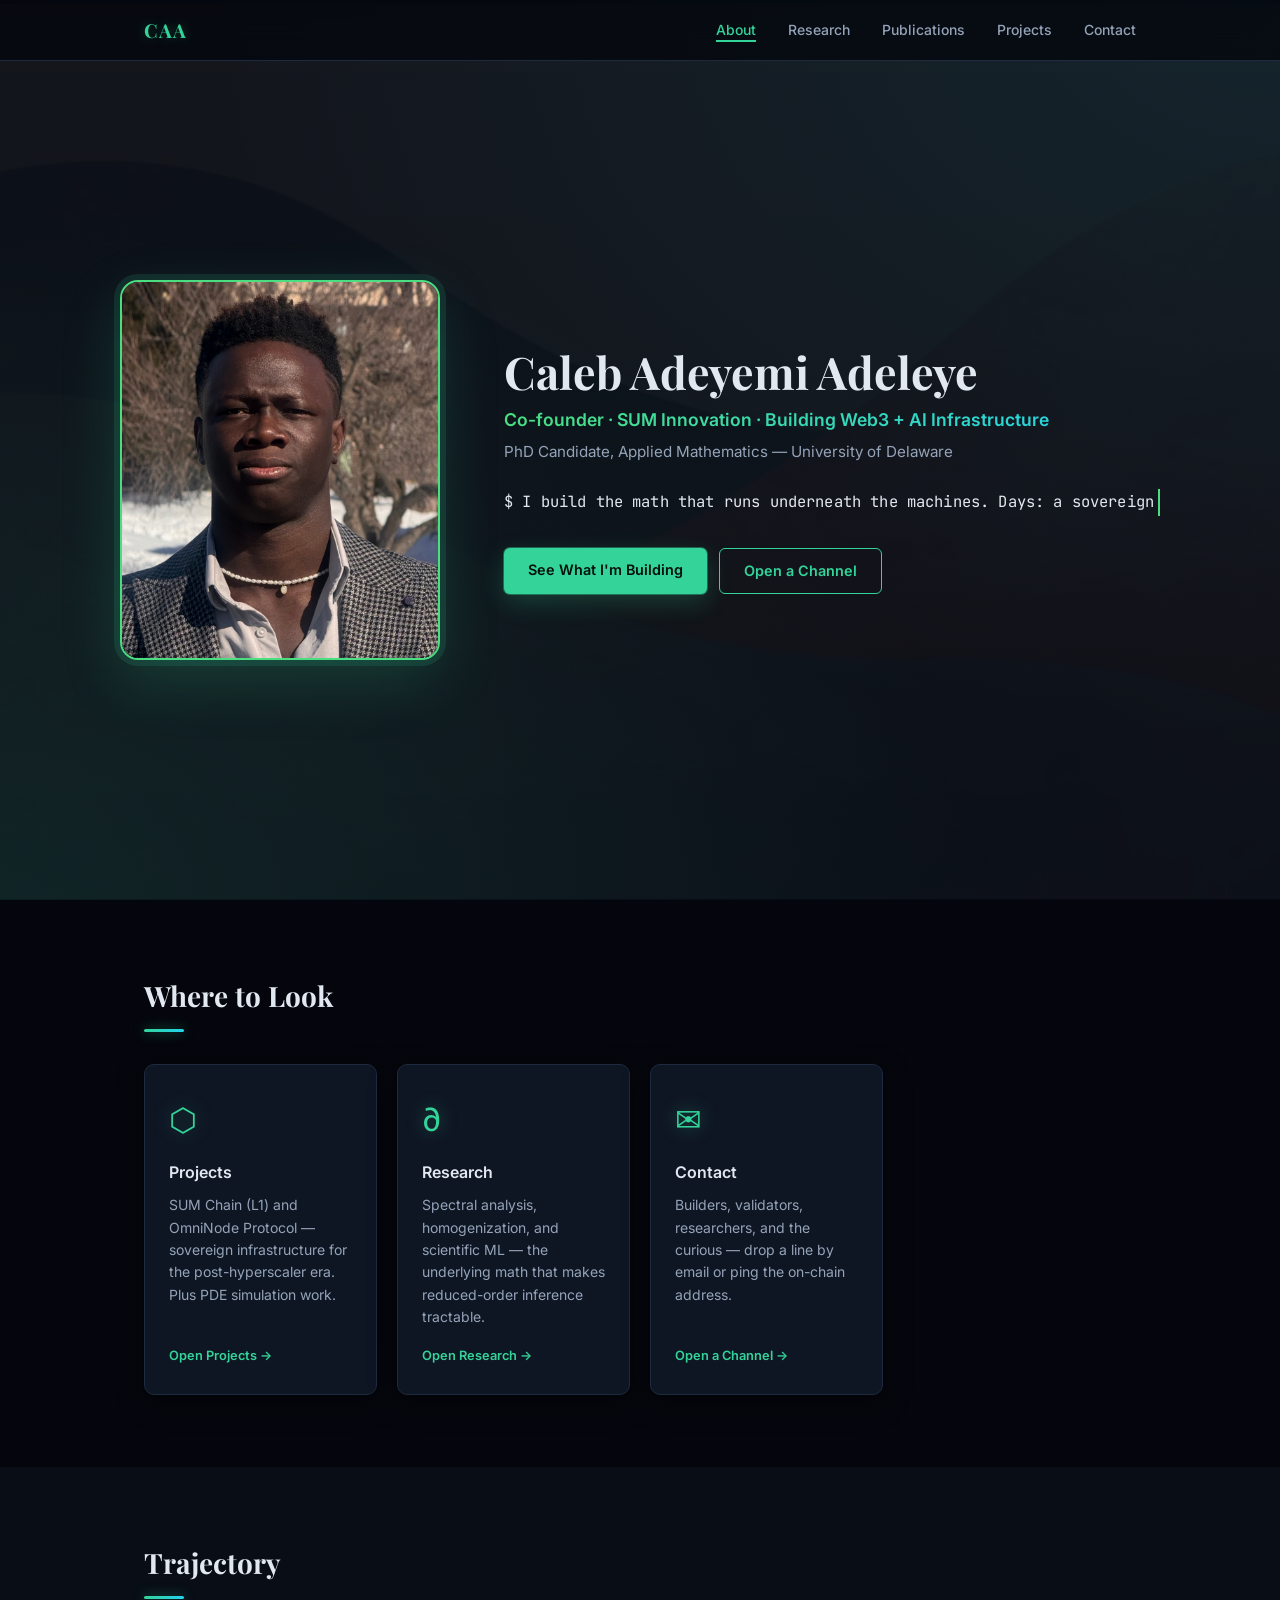
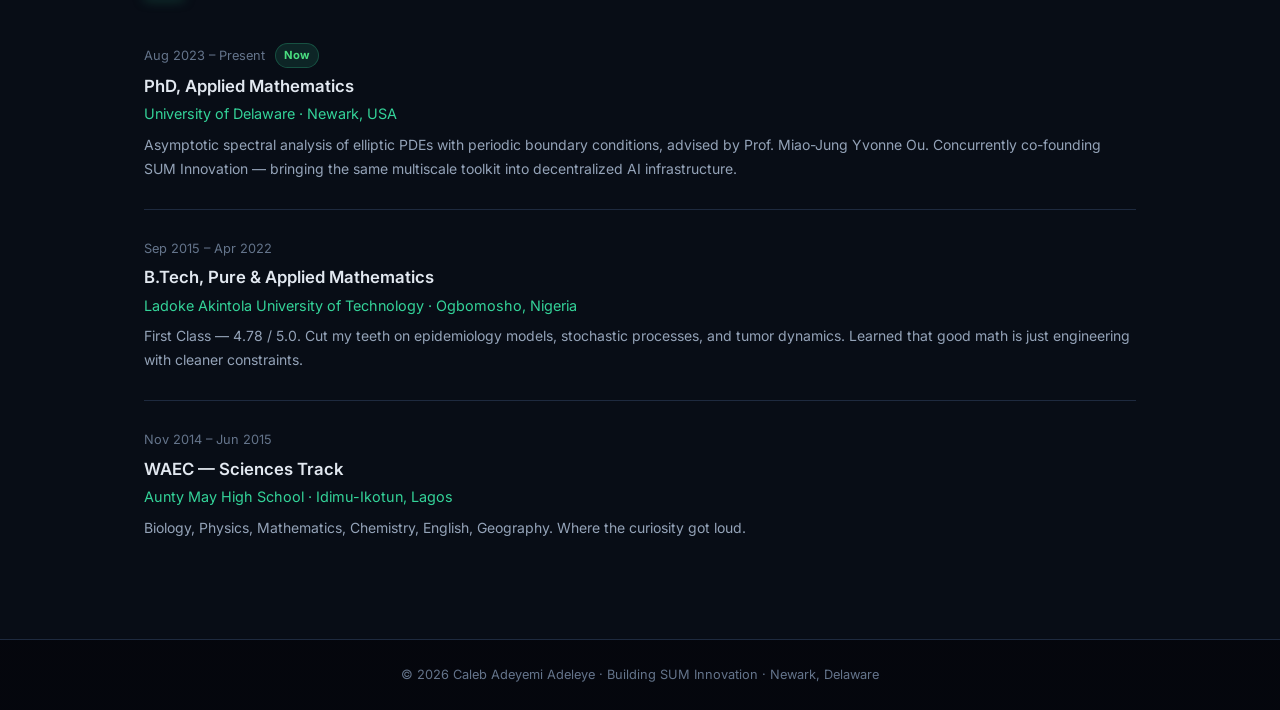
<file: index.html>
<!DOCTYPE html>
<html lang="en">
<head>
  <meta charset="UTF-8" />
  <meta name="viewport" content="width=device-width, initial-scale=1.0" />
  <title>Caleb Adeyemi Adeleye — Co-founder, SUM Innovation</title>
  <link rel="stylesheet" href="assets/css/style.css?v=20260424" />
  <link rel="preconnect" href="https://fonts.googleapis.com" />
  <link rel="preconnect" href="https://fonts.gstatic.com" crossorigin />
  <link href="https://fonts.googleapis.com/css2?family=Inter:wght@300;400;500;600;700&family=JetBrains+Mono:wght@400;600&family=Playfair+Display:wght@700&display=swap" rel="stylesheet" />
</head>
<body data-page="about">

  <!-- Navigation -->
  <nav class="navbar" id="navbar">
    <div class="nav-container">
      <a href="index.html" class="nav-logo">CAA</a>
      <ul class="nav-links">
        <li><a href="index.html">About</a></li>
        <li><a href="research.html">Research</a></li>
        <li><a href="publications.html">Publications</a></li>
        <li><a href="projects.html">Projects</a></li>
        <li><a href="contact.html">Contact</a></li>
      </ul>
      <button class="nav-toggle" id="navToggle" aria-label="Toggle menu">
        <span></span><span></span><span></span>
      </button>
    </div>
  </nav>

  <!-- Hero -->
  <header class="hero">
    <div class="hero-content">
      <div class="hero-photo">
        <img src="profile_pics.jpeg" alt="Caleb Adeyemi Adeleye" />
      </div>
      <div class="hero-text">
        <h1 class="hero-name">Caleb Adeyemi Adeleye</h1>
        <p class="hero-title">Co-founder · SUM Innovation · Building Web3 + AI Infrastructure</p>
        <p class="hero-affiliation">PhD Candidate, Applied Mathematics — University of Delaware</p>
        <p class="hero-statement">$ I build the math that runs underneath the machines. Days: a sovereign L1 chain and a peer-to-peer LLM inference network so AI stops being a rental from three hyperscalers. Nights: spectral theory, homogenization, multiscale PDEs — the same toolkit that lets you compress a 70B model onto a mesh of consumer GPUs without losing the physics. Trust math, not us.</p>
        <div class="hero-links">
          <a href="projects.html" class="btn btn-primary">See What I'm Building</a>
          <a href="contact.html" class="btn btn-outline">Open a Channel</a>
        </div>
      </div>
    </div>
  </header>

  <!-- Quick nav cards -->
  <section class="page-section">
    <div class="container">
      <h2 class="section-title">Where to Look</h2>
      <div class="nav-cards">
        <a href="projects.html" class="nav-card">
          <div class="nav-card-icon">⬡</div>
          <h3>Projects</h3>
          <p>SUM Chain (L1) and OmniNode Protocol — sovereign infrastructure for the post-hyperscaler era. Plus PDE simulation work.</p>
          <span class="nav-card-link">Open Projects →</span>
        </a>
        <a href="research.html" class="nav-card">
          <div class="nav-card-icon">∂</div>
          <h3>Research</h3>
          <p>Spectral analysis, homogenization, and scientific ML — the underlying math that makes reduced-order inference tractable.</p>
          <span class="nav-card-link">Open Research →</span>
        </a>
        <a href="contact.html" class="nav-card">
          <div class="nav-card-icon">✉</div>
          <h3>Contact</h3>
          <p>Builders, validators, researchers, and the curious — drop a line by email or ping the on-chain address.</p>
          <span class="nav-card-link">Open a Channel →</span>
        </a>
      </div>
    </div>
  </section>

  <!-- Education snapshot -->
  <section class="page-section section-alt">
    <div class="container">
      <h2 class="section-title">Trajectory</h2>
      <div class="edu-list">
        <div class="edu-item">
          <div class="edu-meta">
            <span class="edu-date">Aug 2023 – Present</span>
            <span class="edu-tag">Now</span>
          </div>
          <h3>PhD, Applied Mathematics</h3>
          <p class="edu-org">University of Delaware · Newark, USA</p>
          <p class="edu-detail">Asymptotic spectral analysis of elliptic PDEs with periodic boundary conditions, advised by Prof. Miao-Jung Yvonne Ou. Concurrently co-founding SUM Innovation — bringing the same multiscale toolkit into decentralized AI infrastructure.</p>
        </div>
        <div class="edu-item">
          <div class="edu-meta">
            <span class="edu-date">Sep 2015 – Apr 2022</span>
          </div>
          <h3>B.Tech, Pure &amp; Applied Mathematics</h3>
          <p class="edu-org">Ladoke Akintola University of Technology · Ogbomosho, Nigeria</p>
          <p class="edu-detail">First Class — 4.78 / 5.0. Cut my teeth on epidemiology models, stochastic processes, and tumor dynamics. Learned that good math is just engineering with cleaner constraints.</p>
        </div>
        <div class="edu-item">
          <div class="edu-meta">
            <span class="edu-date">Nov 2014 – Jun 2015</span>
          </div>
          <h3>WAEC — Sciences Track</h3>
          <p class="edu-org">Aunty May High School · Idimu-Ikotun, Lagos</p>
          <p class="edu-detail">Biology, Physics, Mathematics, Chemistry, English, Geography. Where the curiosity got loud.</p>
        </div>
      </div>
    </div>
  </section>

  <footer class="footer">
    <p>&copy; 2026 Caleb Adeyemi Adeleye · Building SUM Innovation · Newark, Delaware</p>
  </footer>

  <script src="assets/js/main.js?v=20260424"></script>
</body>
</html>
</file>
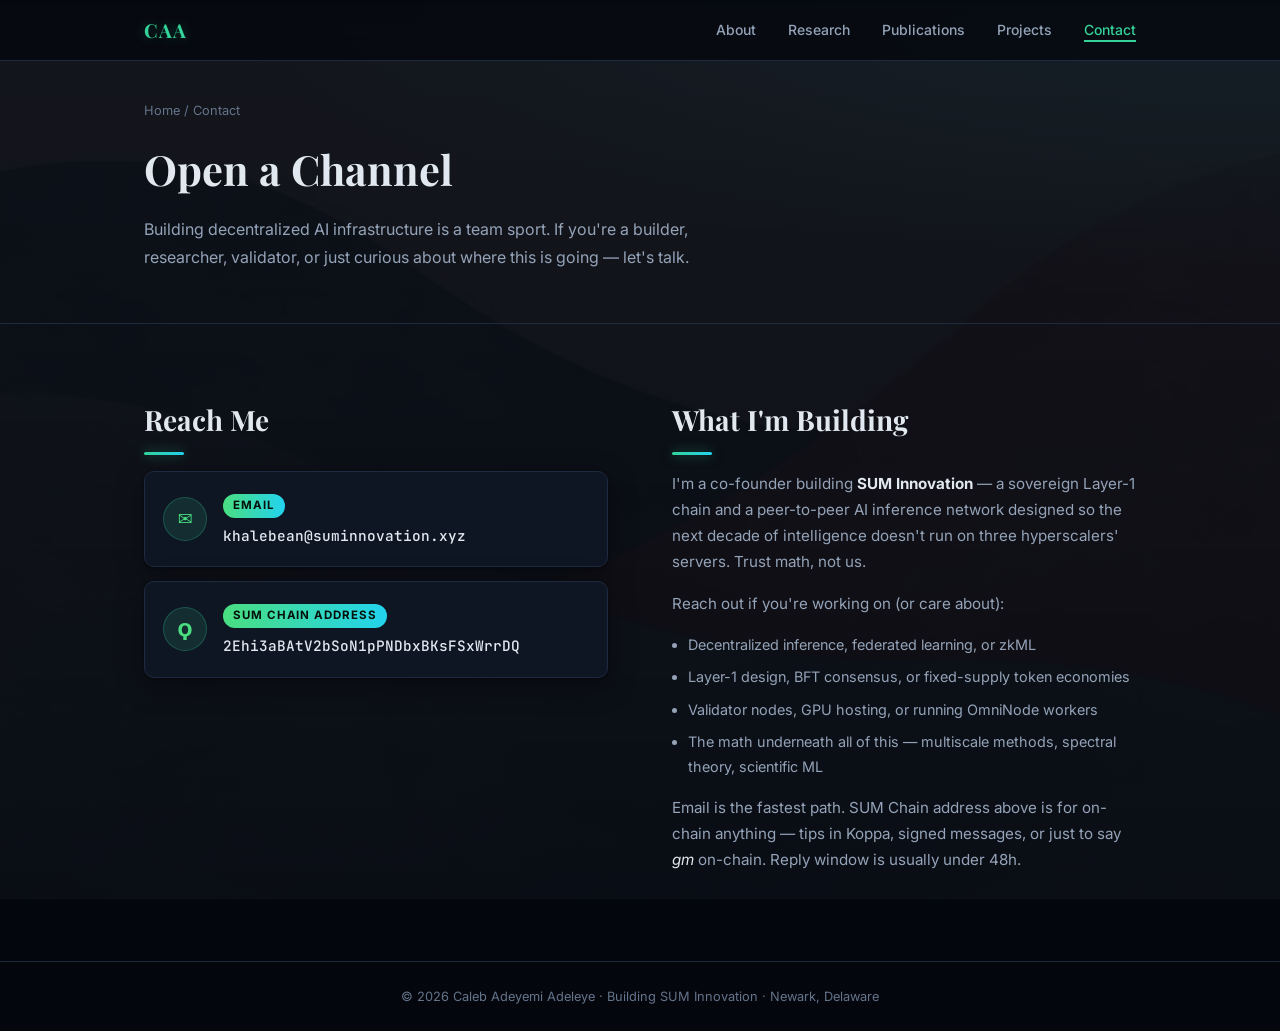
<file: contact.html>
<!DOCTYPE html>
<html lang="en">
<head>
  <meta charset="UTF-8" />
  <meta name="viewport" content="width=device-width, initial-scale=1.0" />
  <title>Contact — Caleb Adeyemi Adeleye</title>
  <link rel="stylesheet" href="assets/css/style.css?v=20260424" />
  <link rel="preconnect" href="https://fonts.googleapis.com" />
  <link rel="preconnect" href="https://fonts.gstatic.com" crossorigin />
  <link href="https://fonts.googleapis.com/css2?family=Inter:wght@300;400;500;600;700&family=JetBrains+Mono:wght@400;600&family=Playfair+Display:wght@700&display=swap" rel="stylesheet" />
</head>
<body data-page="contact">

  <nav class="navbar" id="navbar">
    <div class="nav-container">
      <a href="index.html" class="nav-logo">CAA</a>
      <ul class="nav-links">
        <li><a href="index.html">About</a></li>
        <li><a href="research.html">Research</a></li>
        <li><a href="publications.html">Publications</a></li>
        <li><a href="projects.html">Projects</a></li>
        <li><a href="contact.html">Contact</a></li>
      </ul>
      <button class="nav-toggle" id="navToggle" aria-label="Toggle menu">
        <span></span><span></span><span></span>
      </button>
    </div>
  </nav>

  <div class="page-hero">
    <div class="container">
      <p class="page-breadcrumb"><a href="index.html">Home</a> / Contact</p>
      <h1 class="page-hero-title">Open a Channel</h1>
      <p class="page-hero-sub">
        Building decentralized AI infrastructure is a team sport. If you're a builder, researcher, validator, or just curious about where this is going — let's talk.
      </p>
    </div>
  </div>

  <section class="page-section">
    <div class="container contact-page-layout">

      <div class="contact-details">
        <h2 class="section-title">Reach Me</h2>

        <a href="mailto:khalebean@suminnovation.xyz" class="contact-detail-item">
          <div class="cd-icon">✉</div>
          <div class="cd-body">
            <span class="cd-label">Email</span>
            <span class="cd-value">khalebean@suminnovation.xyz</span>
          </div>
        </a>

        <div class="contact-detail-item" id="sumAddress" role="button" tabindex="0" title="Click to copy">
          <div class="cd-icon">Ϙ</div>
          <div class="cd-body">
            <span class="cd-label">SUM Chain Address</span>
            <span class="cd-value">2Ehi3aBAtV2bSoN1pPNDbxBKsFSxWrrDQ</span>
          </div>
        </div>

      </div>

      <!-- Note -->
      <div class="contact-note">
        <h2 class="section-title">What I'm Building</h2>
        <p>
          I'm a co-founder building <strong>SUM Innovation</strong> — a sovereign Layer-1 chain and a peer-to-peer AI inference network designed so the next decade of intelligence doesn't run on three hyperscalers' servers. Trust math, not us.
        </p>
        <p>Reach out if you're working on (or care about):</p>
        <ul class="contact-topics">
          <li>Decentralized inference, federated learning, or zkML</li>
          <li>Layer-1 design, BFT consensus, or fixed-supply token economies</li>
          <li>Validator nodes, GPU hosting, or running OmniNode workers</li>
          <li>The math underneath all of this — multiscale methods, spectral theory, scientific ML</li>
        </ul>
        <p>
          Email is the fastest path. SUM Chain address above is for on-chain anything — tips in Koppa, signed messages, or just to say <em>gm</em> on-chain. Reply window is usually under 48h.
        </p>
      </div>

    </div>
  </section>

  <footer class="footer">
    <p>&copy; 2026 Caleb Adeyemi Adeleye · Building SUM Innovation · Newark, Delaware</p>
  </footer>

  <script src="assets/js/main.js?v=20260424"></script>
</body>
</html>
</file>
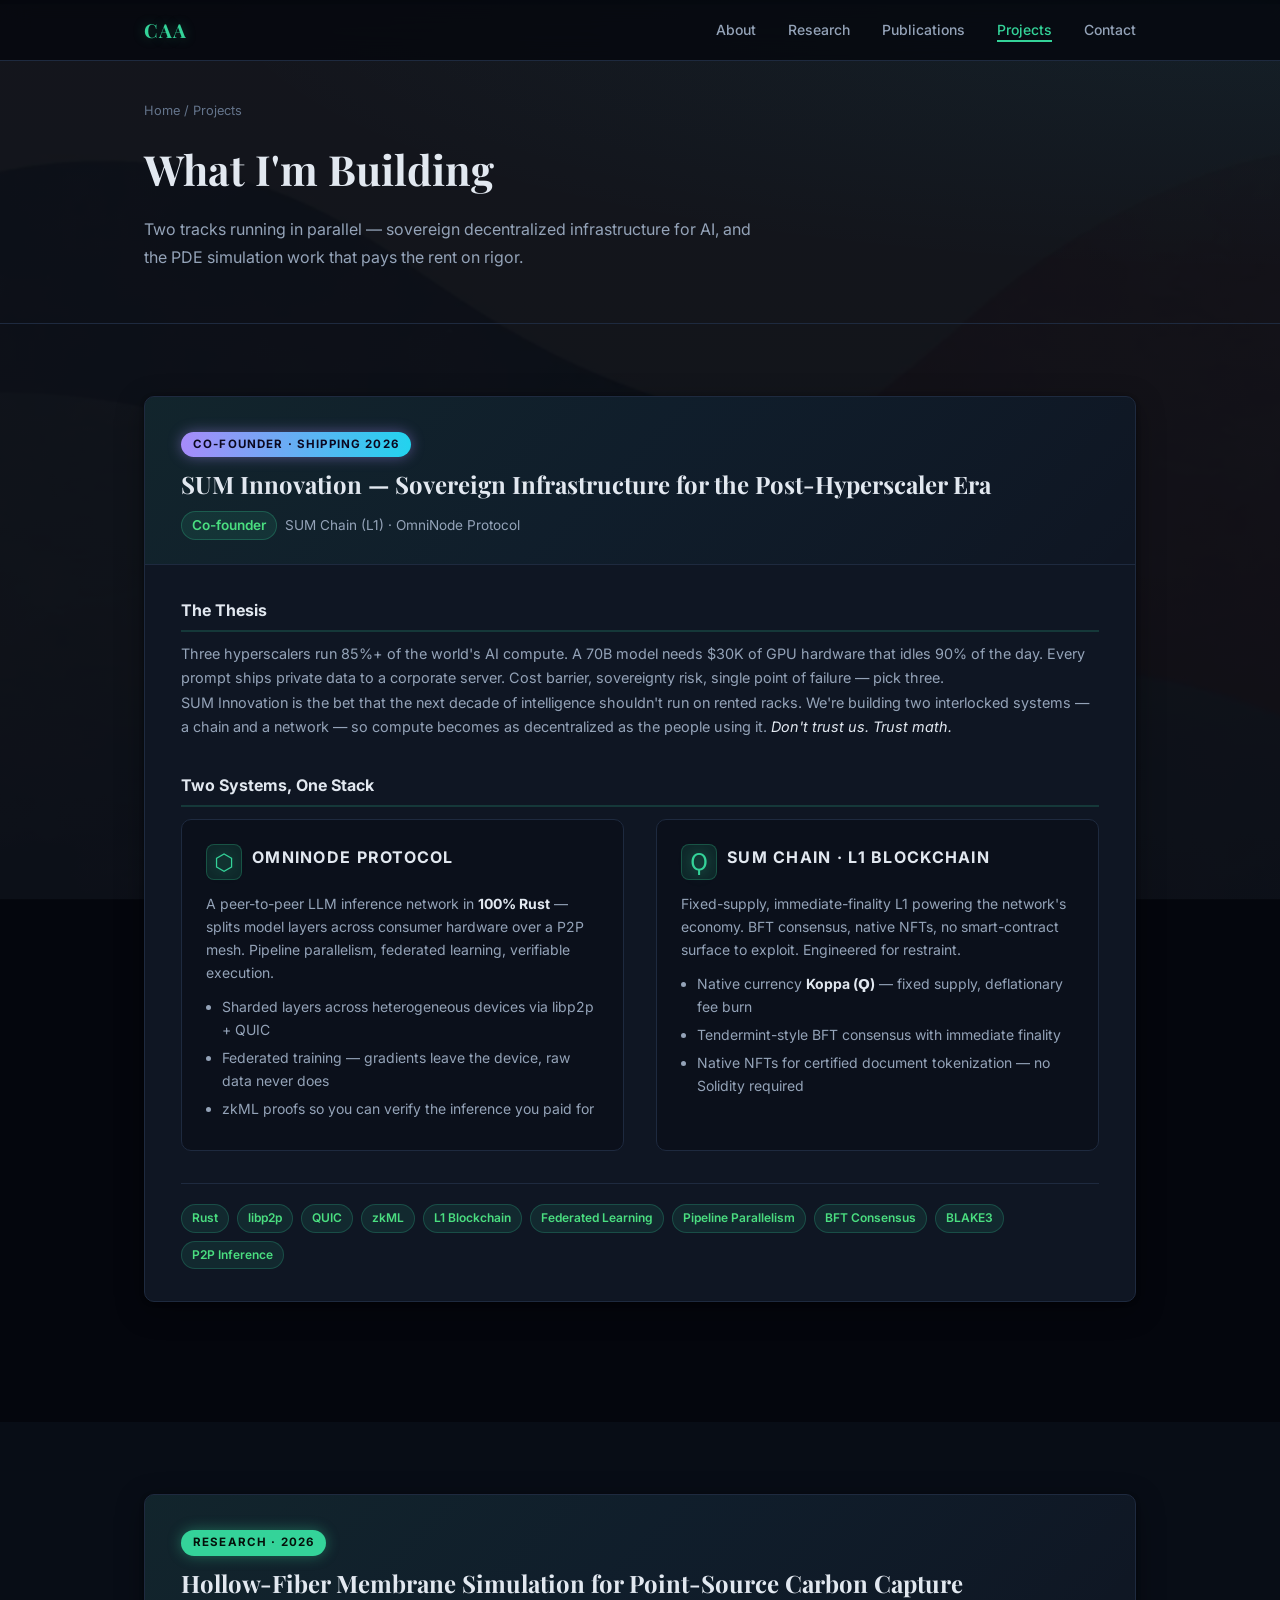
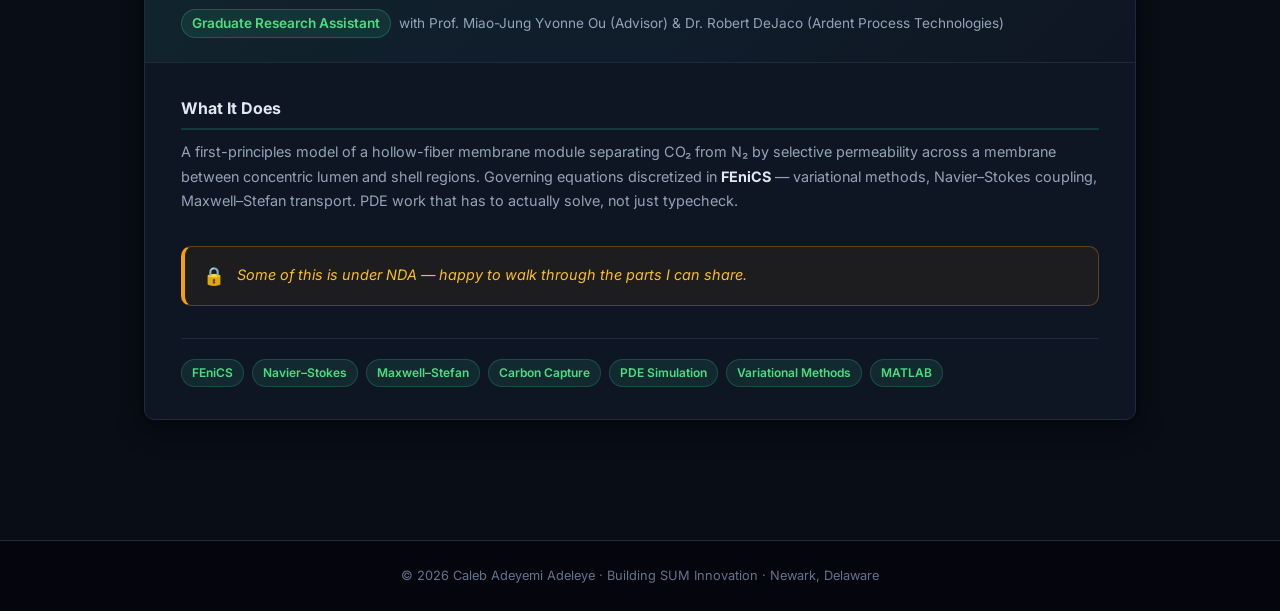
<file: projects.html>
<!DOCTYPE html>
<html lang="en">
<head>
  <meta charset="UTF-8" />
  <meta name="viewport" content="width=device-width, initial-scale=1.0" />
  <title>Projects — Caleb Adeyemi Adeleye</title>
  <link rel="stylesheet" href="assets/css/style.css?v=20260424" />
  <link rel="preconnect" href="https://fonts.googleapis.com" />
  <link rel="preconnect" href="https://fonts.gstatic.com" crossorigin />
  <link href="https://fonts.googleapis.com/css2?family=Inter:wght@300;400;500;600;700&family=JetBrains+Mono:wght@400;600&family=Playfair+Display:wght@700&display=swap" rel="stylesheet" />
</head>
<body data-page="projects">

  <nav class="navbar" id="navbar">
    <div class="nav-container">
      <a href="index.html" class="nav-logo">CAA</a>
      <ul class="nav-links">
        <li><a href="index.html">About</a></li>
        <li><a href="research.html">Research</a></li>
        <li><a href="publications.html">Publications</a></li>
        <li><a href="projects.html">Projects</a></li>
        <li><a href="contact.html">Contact</a></li>
      </ul>
      <button class="nav-toggle" id="navToggle" aria-label="Toggle menu">
        <span></span><span></span><span></span>
      </button>
    </div>
  </nav>

  <div class="page-hero">
    <div class="container">
      <p class="page-breadcrumb"><a href="index.html">Home</a> / Projects</p>
      <h1 class="page-hero-title">What I'm Building</h1>
      <p class="page-hero-sub">
        Two tracks running in parallel — sovereign decentralized infrastructure for AI, and the PDE simulation work that pays the rent on rigor.
      </p>
    </div>
  </div>

  <!-- Project 2: SUM Innovation (now first) -->
  <section class="page-section">
    <div class="container">

      <div class="project-card">
        <div class="project-header">
          <div class="project-badge project-badge-purple">Co-founder · Shipping 2026</div>
          <h2 class="project-title">SUM Innovation — Sovereign Infrastructure for the Post-Hyperscaler Era</h2>
          <div class="project-meta-row">
            <span class="project-role">Co-founder</span>
            <span class="project-collab">SUM Chain (L1) · OmniNode Protocol</span>
          </div>
        </div>

        <div class="project-body">

          <div class="project-section">
            <h3>The Thesis</h3>
            <p>
              Three hyperscalers run 85%+ of the world's AI compute. A 70B model needs $30K of GPU
              hardware that idles 90% of the day. Every prompt ships private data to a corporate
              server. Cost barrier, sovereignty risk, single point of failure — pick three.
            </p>
            <p>
              SUM Innovation is the bet that the next decade of intelligence shouldn't run on
              rented racks. We're building two interlocked systems — a chain and a network — so
              compute becomes as decentralized as the people using it. <em>Don't trust us. Trust math.</em>
            </p>
          </div>

          <div class="project-section">
            <h3>Two Systems, One Stack</h3>
            <div class="project-cols">

              <div class="sum-pillar">
                <div class="sum-pillar-head">
                  <span class="sum-icon">⬡</span>
                  <h4>OmniNode Protocol</h4>
                </div>
                <p>A peer-to-peer LLM inference network in <strong>100% Rust</strong> — splits model
                  layers across consumer hardware over a P2P mesh. Pipeline parallelism, federated
                  learning, verifiable execution.</p>
                <ul class="project-list">
                  <li>Sharded layers across heterogeneous devices via libp2p + QUIC</li>
                  <li>Federated training — gradients leave the device, raw data never does</li>
                  <li>zkML proofs so you can verify the inference you paid for</li>
                </ul>
              </div>

              <div class="sum-pillar">
                <div class="sum-pillar-head">
                  <span class="sum-icon">Ϙ</span>
                  <h4>SUM Chain · L1 Blockchain</h4>
                </div>
                <p>Fixed-supply, immediate-finality L1 powering the network's economy. BFT consensus,
                  native NFTs, no smart-contract surface to exploit. Engineered for restraint.</p>
                <ul class="project-list">
                  <li>Native currency <strong>Koppa (Ϙ)</strong> — fixed supply, deflationary fee burn</li>
                  <li>Tendermint-style BFT consensus with immediate finality</li>
                  <li>Native NFTs for certified document tokenization — no Solidity required</li>
                </ul>
              </div>

            </div>
          </div>

          <div class="project-tags">
            <span>Rust</span><span>libp2p</span><span>QUIC</span><span>zkML</span>
            <span>L1 Blockchain</span><span>Federated Learning</span><span>Pipeline Parallelism</span>
            <span>BFT Consensus</span><span>BLAKE3</span><span>P2P Inference</span>
          </div>
        </div>
      </div>

    </div>
  </section>

  <!-- Project 1: Hollow Fiber Membrane -->
  <section class="page-section section-alt">
    <div class="container">

      <div class="project-card">
        <div class="project-header">
          <div class="project-badge">Research · 2026</div>
          <h2 class="project-title">Hollow-Fiber Membrane Simulation for Point-Source Carbon Capture</h2>
          <div class="project-meta-row">
            <span class="project-role">Graduate Research Assistant</span>
            <span class="project-collab">with Prof. Miao-Jung Yvonne Ou (Advisor) &amp; Dr. Robert DeJaco (Ardent Process Technologies)</span>
          </div>
        </div>

        <div class="project-body">
          <div class="project-section">
            <h3>What It Does</h3>
            <p>
              A first-principles model of a hollow-fiber membrane module separating CO₂ from N₂
              by selective permeability across a membrane between concentric lumen and shell
              regions. Governing equations discretized in <strong>FEniCS</strong> — variational
              methods, Navier–Stokes coupling, Maxwell–Stefan transport. PDE work that has to
              actually solve, not just typecheck.
            </p>
          </div>

          <div class="project-confidential">
            <span class="confidential-icon">🔒</span>
            <p>Some of this is under NDA — happy to walk through the parts I can share.</p>
          </div>


          <div class="project-tags">
            <span>FEniCS</span><span>Navier–Stokes</span><span>Maxwell–Stefan</span>
            <span>Carbon Capture</span><span>PDE Simulation</span><span>Variational Methods</span>
            <span>MATLAB</span>
          </div>
        </div>
      </div>

    </div>
  </section>

  <footer class="footer">
    <p>&copy; 2026 Caleb Adeyemi Adeleye · Building SUM Innovation · Newark, Delaware</p>
  </footer>

  <script src="assets/js/main.js?v=20260424"></script>
</body>
</html>
</file>
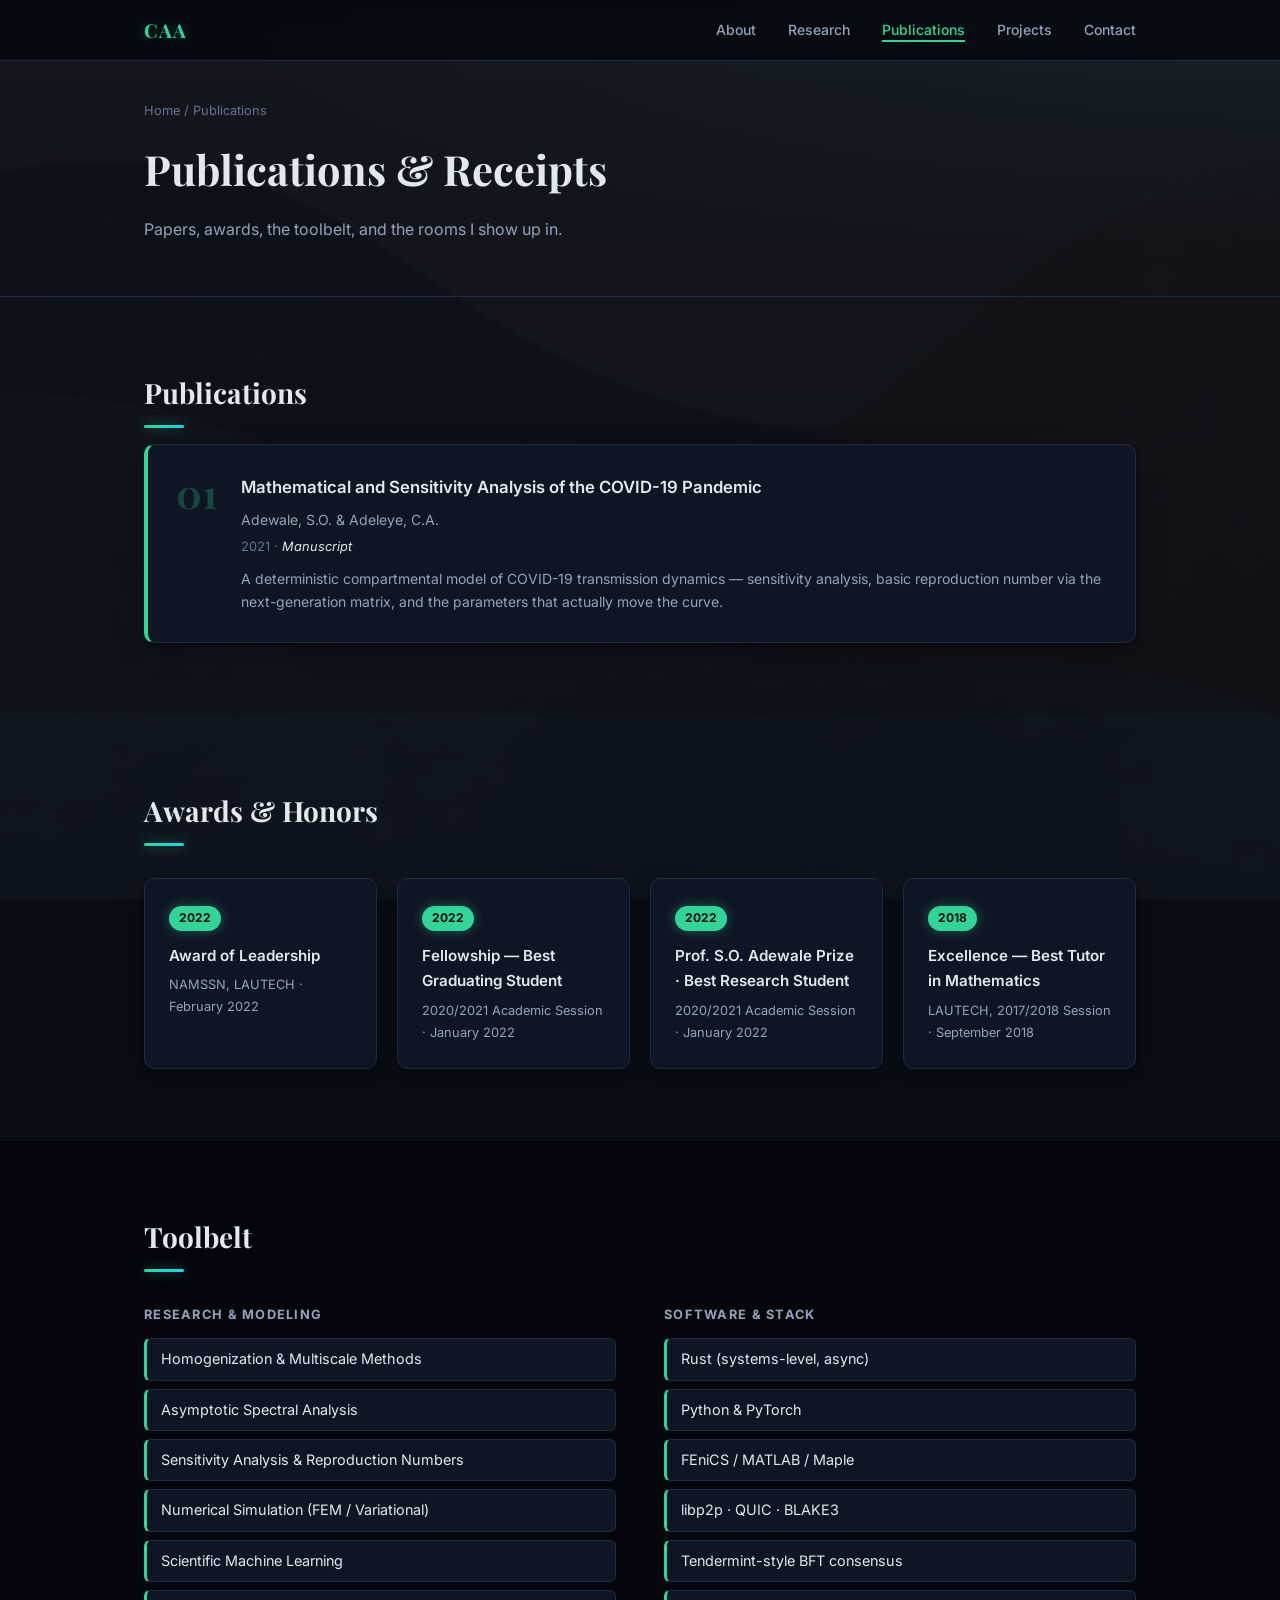
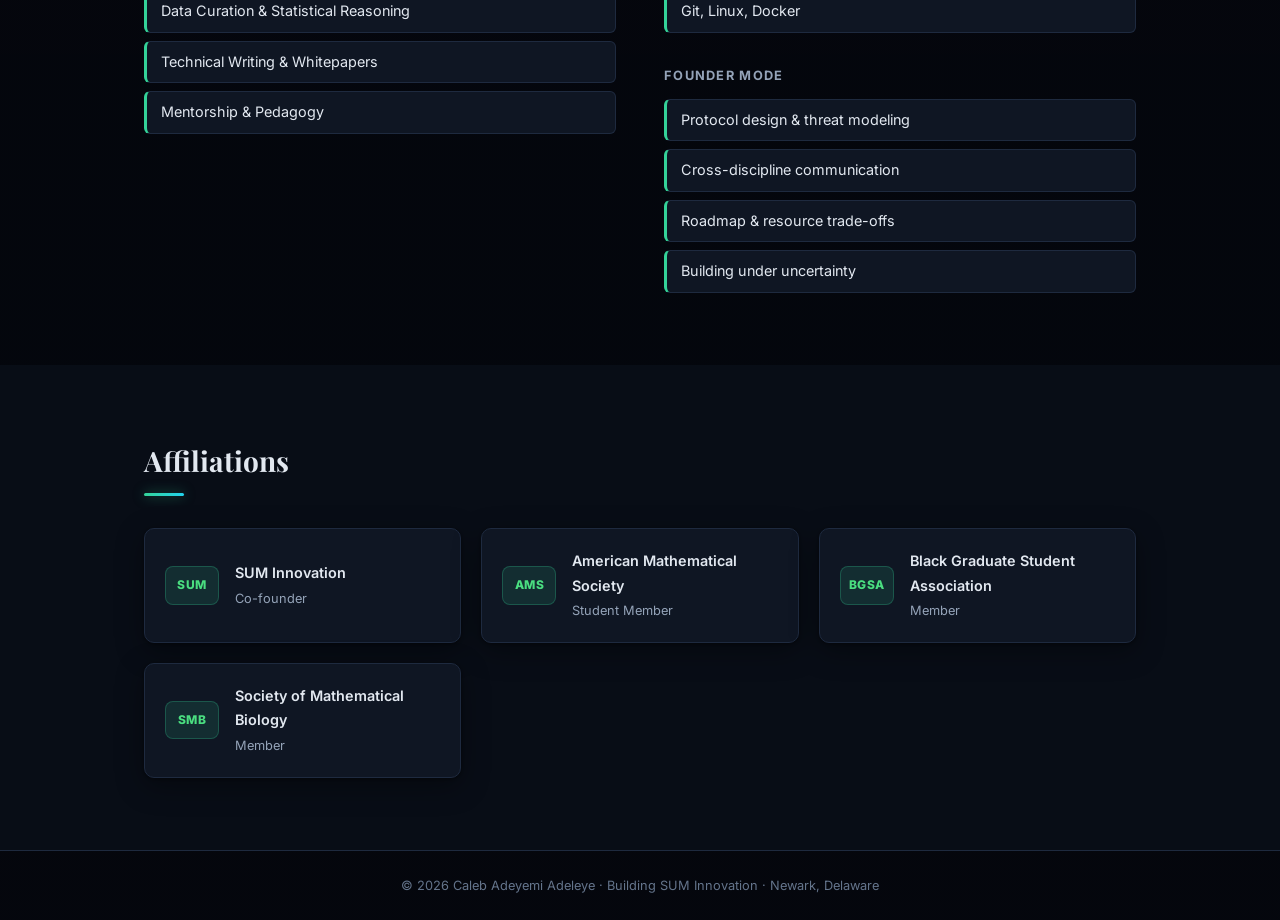
<file: publications.html>
<!DOCTYPE html>
<html lang="en">
<head>
  <meta charset="UTF-8" />
  <meta name="viewport" content="width=device-width, initial-scale=1.0" />
  <title>Publications — Caleb Adeyemi Adeleye</title>
  <link rel="stylesheet" href="assets/css/style.css?v=20260424" />
  <link rel="preconnect" href="https://fonts.googleapis.com" />
  <link rel="preconnect" href="https://fonts.gstatic.com" crossorigin />
  <link href="https://fonts.googleapis.com/css2?family=Inter:wght@300;400;500;600;700&family=JetBrains+Mono:wght@400;600&family=Playfair+Display:wght@700&display=swap" rel="stylesheet" />
</head>
<body data-page="publications">

  <nav class="navbar" id="navbar">
    <div class="nav-container">
      <a href="index.html" class="nav-logo">CAA</a>
      <ul class="nav-links">
        <li><a href="index.html">About</a></li>
        <li><a href="research.html">Research</a></li>
        <li><a href="publications.html">Publications</a></li>
        <li><a href="projects.html">Projects</a></li>
        <li><a href="contact.html">Contact</a></li>
      </ul>
      <button class="nav-toggle" id="navToggle" aria-label="Toggle menu">
        <span></span><span></span><span></span>
      </button>
    </div>
  </nav>

  <div class="page-hero">
    <div class="container">
      <p class="page-breadcrumb"><a href="index.html">Home</a> / Publications</p>
      <h1 class="page-hero-title">Publications &amp; Receipts</h1>
      <p class="page-hero-sub">
        Papers, awards, the toolbelt, and the rooms I show up in.
      </p>
    </div>
  </div>

  <!-- Publications -->
  <section class="page-section">
    <div class="container">
      <h2 class="section-title">Publications</h2>
      <div class="pub-list">
        <div class="pub-item pub-item-full">
          <div class="pub-number">01</div>
          <div class="pub-body">
            <h3 class="pub-title">Mathematical and Sensitivity Analysis of the COVID-19 Pandemic</h3>
            <p class="pub-authors">Adewale, S.O. &amp; Adeleye, C.A.</p>
            <p class="pub-year">2021 · <em>Manuscript</em></p>
            <p class="pub-abstract">
              A deterministic compartmental model of COVID-19 transmission dynamics — sensitivity
              analysis, basic reproduction number via the next-generation matrix, and the
              parameters that actually move the curve.
            </p>
          </div>
        </div>
      </div>
    </div>
  </section>

  <!-- Awards -->
  <section class="page-section section-alt">
    <div class="container">
      <h2 class="section-title">Awards &amp; Honors</h2>
      <div class="awards-grid">
        <div class="award-card">
          <span class="award-year">2022</span>
          <h3>Award of Leadership</h3>
          <p>NAMSSN, LAUTECH · February 2022</p>
        </div>
        <div class="award-card">
          <span class="award-year">2022</span>
          <h3>Fellowship — Best Graduating Student</h3>
          <p>2020/2021 Academic Session · January 2022</p>
        </div>
        <div class="award-card">
          <span class="award-year">2022</span>
          <h3>Prof. S.O. Adewale Prize · Best Research Student</h3>
          <p>2020/2021 Academic Session · January 2022</p>
        </div>
        <div class="award-card">
          <span class="award-year">2018</span>
          <h3>Excellence — Best Tutor in Mathematics</h3>
          <p>LAUTECH, 2017/2018 Session · September 2018</p>
        </div>
      </div>
    </div>
  </section>

  <!-- Skills -->
  <section class="page-section">
    <div class="container">
      <h2 class="section-title">Toolbelt</h2>
      <div class="skills-full">
        <div class="skills-col">
          <h3 class="skills-col-title">Research &amp; Modeling</h3>
          <ul class="skills-detail-list">
            <li>Homogenization &amp; Multiscale Methods</li>
            <li>Asymptotic Spectral Analysis</li>
            <li>Sensitivity Analysis &amp; Reproduction Numbers</li>
            <li>Numerical Simulation (FEM / Variational)</li>
            <li>Scientific Machine Learning</li>
            <li>Data Curation &amp; Statistical Reasoning</li>
            <li>Technical Writing &amp; Whitepapers</li>
            <li>Mentorship &amp; Pedagogy</li>
          </ul>
        </div>
        <div class="skills-col">
          <h3 class="skills-col-title">Software &amp; Stack</h3>
          <ul class="skills-detail-list">
            <li>Rust (systems-level, async)</li>
            <li>Python &amp; PyTorch</li>
            <li>FEniCS / MATLAB / Maple</li>
            <li>libp2p · QUIC · BLAKE3</li>
            <li>Tendermint-style BFT consensus</li>
            <li>Git, Linux, Docker</li>
          </ul>
          <h3 class="skills-col-title" style="margin-top: 32px;">Founder Mode</h3>
          <ul class="skills-detail-list">
            <li>Protocol design &amp; threat modeling</li>
            <li>Cross-discipline communication</li>
            <li>Roadmap &amp; resource trade-offs</li>
            <li>Building under uncertainty</li>
          </ul>
        </div>
      </div>
    </div>
  </section>

  <!-- Memberships -->
  <section class="page-section section-alt">
    <div class="container">
      <h2 class="section-title">Affiliations</h2>
      <div class="memberships-grid">
        <div class="membership-card">
          <div class="membership-abbr">SUM</div>
          <div>
            <h3>SUM Innovation</h3>
            <p>Co-founder</p>
          </div>
        </div>
        <div class="membership-card">
          <div class="membership-abbr">AMS</div>
          <div>
            <h3>American Mathematical Society</h3>
            <p>Student Member</p>
          </div>
        </div>
        <div class="membership-card">
          <div class="membership-abbr">BGSA</div>
          <div>
            <h3>Black Graduate Student Association</h3>
            <p>Member</p>
          </div>
        </div>
        <div class="membership-card">
          <div class="membership-abbr">SMB</div>
          <div>
            <h3>Society of Mathematical Biology</h3>
            <p>Member</p>
          </div>
        </div>
      </div>
    </div>
  </section>

  <footer class="footer">
    <p>&copy; 2026 Caleb Adeyemi Adeleye · Building SUM Innovation · Newark, Delaware</p>
  </footer>

  <script src="assets/js/main.js?v=20260424"></script>
</body>
</html>
</file>
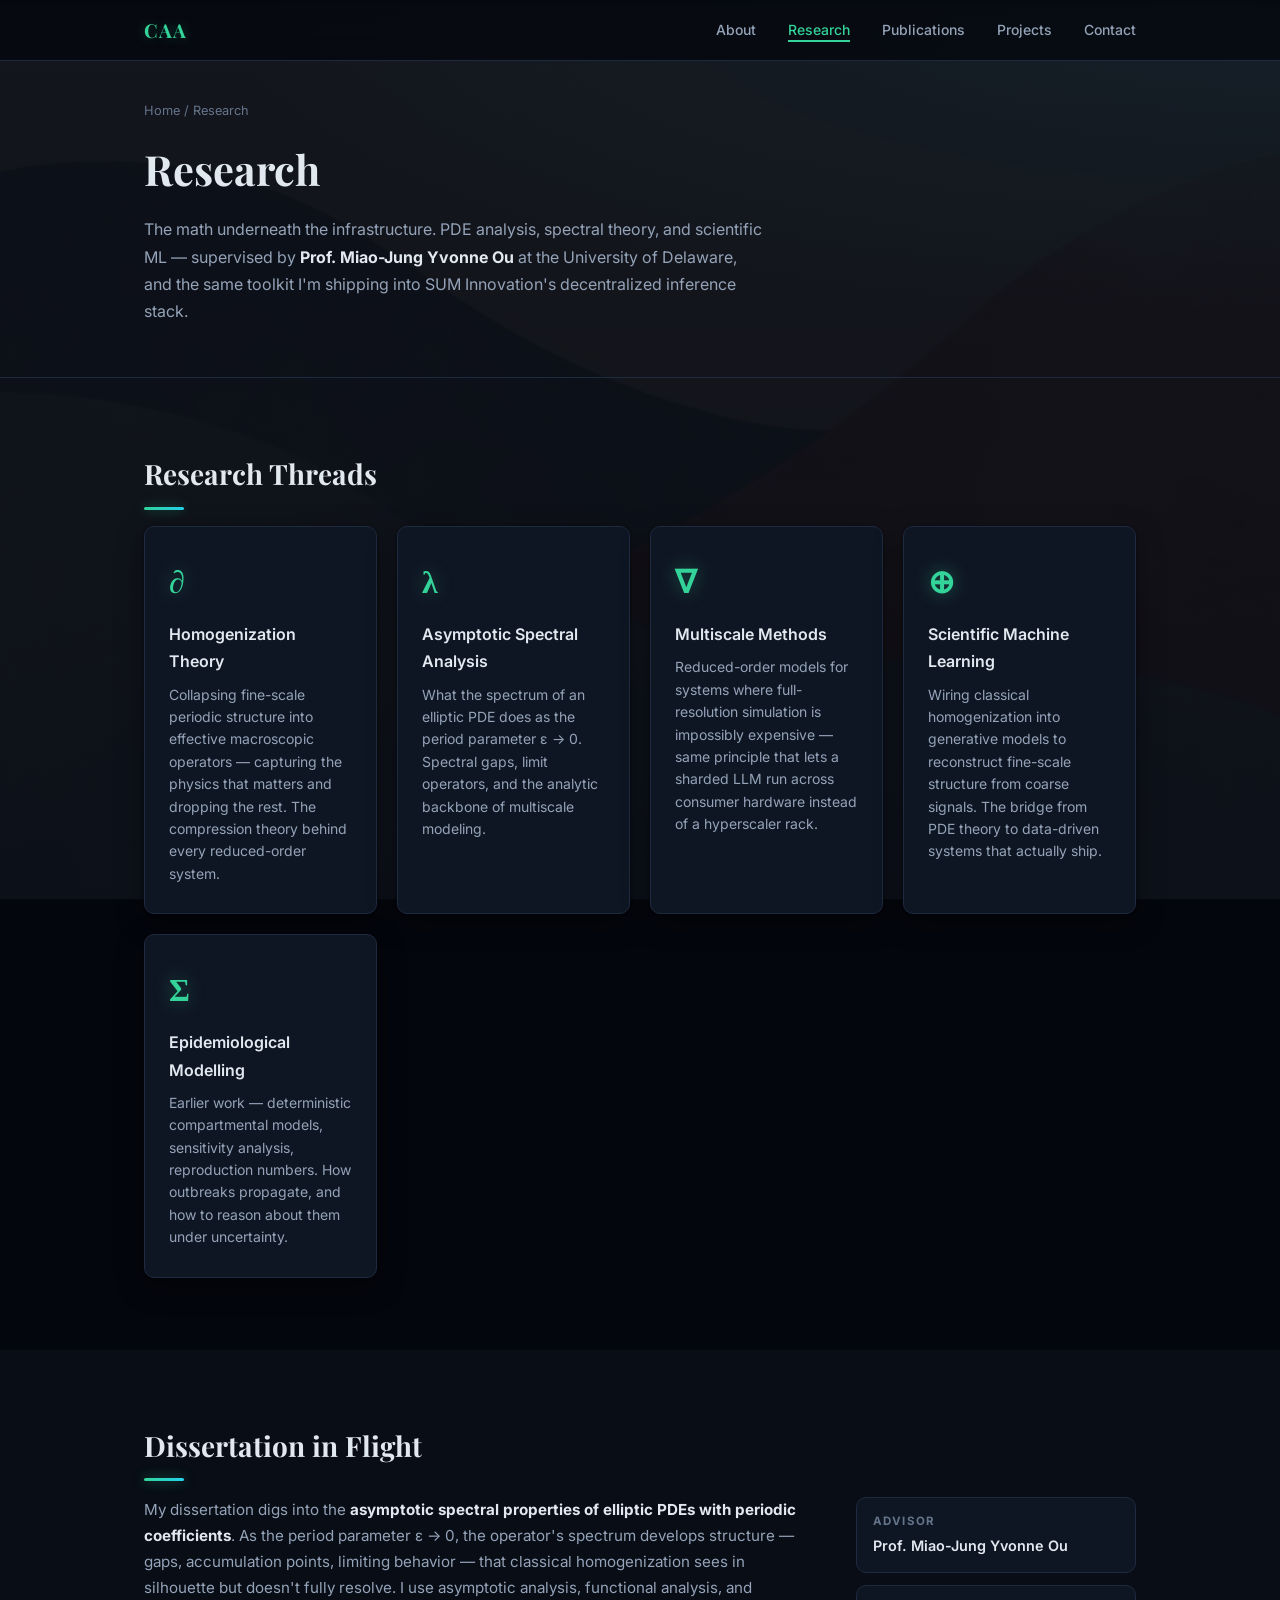
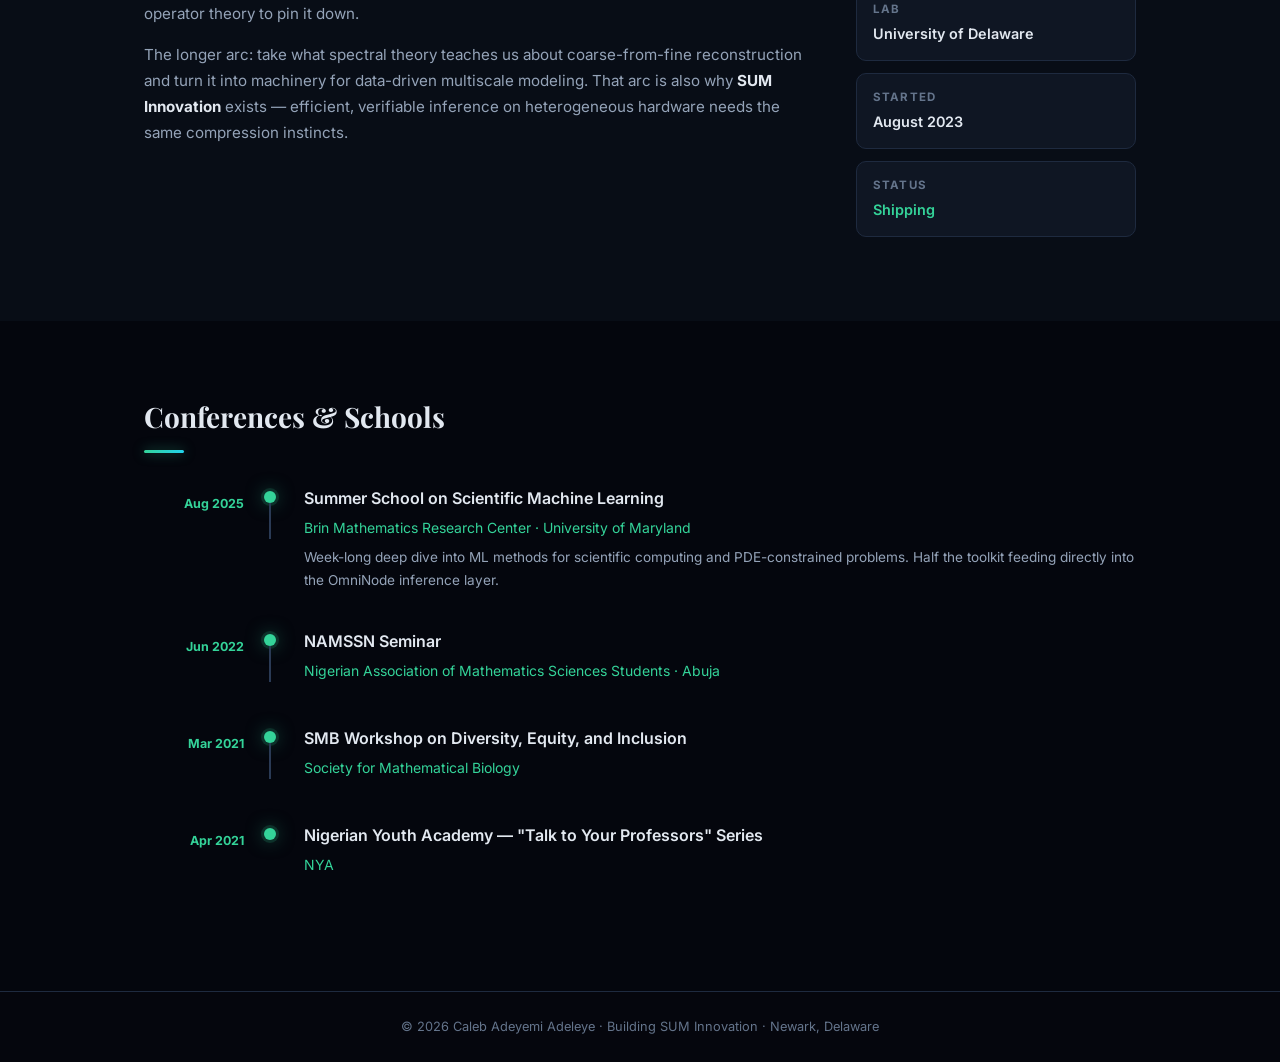
<file: research.html>
<!DOCTYPE html>
<html lang="en">
<head>
  <meta charset="UTF-8" />
  <meta name="viewport" content="width=device-width, initial-scale=1.0" />
  <title>Research — Caleb Adeyemi Adeleye</title>
  <link rel="stylesheet" href="assets/css/style.css?v=20260424" />
  <link rel="preconnect" href="https://fonts.googleapis.com" />
  <link rel="preconnect" href="https://fonts.gstatic.com" crossorigin />
  <link href="https://fonts.googleapis.com/css2?family=Inter:wght@300;400;500;600;700&family=JetBrains+Mono:wght@400;600&family=Playfair+Display:wght@700&display=swap" rel="stylesheet" />
</head>
<body data-page="research">

  <nav class="navbar" id="navbar">
    <div class="nav-container">
      <a href="index.html" class="nav-logo">CAA</a>
      <ul class="nav-links">
        <li><a href="index.html">About</a></li>
        <li><a href="research.html">Research</a></li>
        <li><a href="publications.html">Publications</a></li>
        <li><a href="projects.html">Projects</a></li>
        <li><a href="contact.html">Contact</a></li>
      </ul>
      <button class="nav-toggle" id="navToggle" aria-label="Toggle menu">
        <span></span><span></span><span></span>
      </button>
    </div>
  </nav>

  <div class="page-hero">
    <div class="container">
      <p class="page-breadcrumb"><a href="index.html">Home</a> / Research</p>
      <h1 class="page-hero-title">Research</h1>
      <p class="page-hero-sub">
        The math underneath the infrastructure. PDE analysis, spectral theory, and scientific ML — supervised by <strong>Prof. Miao-Jung Yvonne Ou</strong> at the University of Delaware, and the same toolkit I'm shipping into SUM Innovation's decentralized inference stack.
      </p>
    </div>
  </div>

  <!-- Research Interests -->
  <section class="page-section">
    <div class="container">
      <h2 class="section-title">Research Threads</h2>
      <div class="cards-grid">
        <div class="card">
          <div class="card-icon">∂</div>
          <h3>Homogenization Theory</h3>
          <p>Collapsing fine-scale periodic structure into effective macroscopic operators — capturing the physics that matters and dropping the rest. The compression theory behind every reduced-order system.</p>
        </div>
        <div class="card">
          <div class="card-icon">λ</div>
          <h3>Asymptotic Spectral Analysis</h3>
          <p>What the spectrum of an elliptic PDE does as the period parameter ε → 0. Spectral gaps, limit operators, and the analytic backbone of multiscale modeling.</p>
        </div>
        <div class="card">
          <div class="card-icon">∇</div>
          <h3>Multiscale Methods</h3>
          <p>Reduced-order models for systems where full-resolution simulation is impossibly expensive — same principle that lets a sharded LLM run across consumer hardware instead of a hyperscaler rack.</p>
        </div>
        <div class="card">
          <div class="card-icon">⊕</div>
          <h3>Scientific Machine Learning</h3>
          <p>Wiring classical homogenization into generative models to reconstruct fine-scale structure from coarse signals. The bridge from PDE theory to data-driven systems that actually ship.</p>
        </div>
        <div class="card">
          <div class="card-icon">Σ</div>
          <h3>Epidemiological Modelling</h3>
          <p>Earlier work — deterministic compartmental models, sensitivity analysis, reproduction numbers. How outbreaks propagate, and how to reason about them under uncertainty.</p>
        </div>
      </div>
    </div>
  </section>

  <!-- Current PhD Focus -->
  <section class="page-section section-alt">
    <div class="container">
      <h2 class="section-title">Dissertation in Flight</h2>
      <div class="focus-block">
        <div class="focus-text">
          <p>
            My dissertation digs into the <strong>asymptotic spectral properties of elliptic PDEs
            with periodic coefficients</strong>. As the period parameter ε → 0, the operator's
            spectrum develops structure — gaps, accumulation points, limiting behavior — that
            classical homogenization sees in silhouette but doesn't fully resolve. I use
            asymptotic analysis, functional analysis, and operator theory to pin it down.
          </p>
          <p>
            The longer arc: take what spectral theory teaches us about coarse-from-fine
            reconstruction and turn it into machinery for data-driven multiscale modeling.
            That arc is also why <strong>SUM Innovation</strong> exists — efficient, verifiable
            inference on heterogeneous hardware needs the same compression instincts.
          </p>
        </div>
        <div class="focus-meta">
          <div class="focus-card">
            <span class="focus-label">Advisor</span>
            <span class="focus-value">Prof. Miao-Jung Yvonne Ou</span>
          </div>
          <div class="focus-card">
            <span class="focus-label">Lab</span>
            <span class="focus-value">University of Delaware</span>
          </div>
          <div class="focus-card">
            <span class="focus-label">Started</span>
            <span class="focus-value">August 2023</span>
          </div>
          <div class="focus-card">
            <span class="focus-label">Status</span>
            <span class="focus-value focus-active">Shipping</span>
          </div>
        </div>
      </div>
    </div>
  </section>

  <!-- Conferences & Schools -->
  <section class="page-section">
    <div class="container">
      <h2 class="section-title">Conferences &amp; Schools</h2>
      <div class="timeline-full">
        <div class="timeline-full-item">
          <div class="tf-left">
            <span class="tf-date">Aug 2025</span>
          </div>
          <div class="tf-dot"></div>
          <div class="tf-right">
            <h3>Summer School on Scientific Machine Learning</h3>
            <p class="tf-org">Brin Mathematics Research Center · University of Maryland</p>
            <p class="tf-desc">Week-long deep dive into ML methods for scientific computing and PDE-constrained problems. Half the toolkit feeding directly into the OmniNode inference layer.</p>
          </div>
        </div>
        <div class="timeline-full-item">
          <div class="tf-left">
            <span class="tf-date">Jun 2022</span>
          </div>
          <div class="tf-dot"></div>
          <div class="tf-right">
            <h3>NAMSSN Seminar</h3>
            <p class="tf-org">Nigerian Association of Mathematics Sciences Students · Abuja</p>
          </div>
        </div>
        <div class="timeline-full-item">
          <div class="tf-left">
            <span class="tf-date">Mar 2021</span>
          </div>
          <div class="tf-dot"></div>
          <div class="tf-right">
            <h3>SMB Workshop on Diversity, Equity, and Inclusion</h3>
            <p class="tf-org">Society for Mathematical Biology</p>
          </div>
        </div>
        <div class="timeline-full-item">
          <div class="tf-left">
            <span class="tf-date">Apr 2021</span>
          </div>
          <div class="tf-dot"></div>
          <div class="tf-right">
            <h3>Nigerian Youth Academy — "Talk to Your Professors" Series</h3>
            <p class="tf-org">NYA</p>
          </div>
        </div>
      </div>
    </div>
  </section>

  <footer class="footer">
    <p>&copy; 2026 Caleb Adeyemi Adeleye · Building SUM Innovation · Newark, Delaware</p>
  </footer>

  <script src="assets/js/main.js?v=20260424"></script>
</body>
</html>
</file>
<file: assets/css/style.css>
/* === Typewriter — machine text === */
@keyframes cursorBlink {
  0%, 100% { border-color: var(--green-light); }
  50%       { border-color: transparent; }
}
.hero-statement {
  font-family: 'JetBrains Mono', 'Courier New', Courier, monospace;
  font-size: .97rem;
  letter-spacing: .01em;
  border-right: 2px solid var(--green-light);
  animation: cursorBlink .65s step-end infinite;
}
.hero-statement.typed-done {
  border-right: none;
  animation: none;
}

/* === Reset & Base === */
*, *::before, *::after { box-sizing: border-box; margin: 0; padding: 0; }

:root {
  --green:       #34d399;
  --green-mid:   #22c55e;
  --green-light: #4ade80;
  --green-pale:  #052e1a;
  --green-glow:  rgba(52, 211, 153, 0.22);
  --cyan:        #22d3ee;
  --cyan-glow:   rgba(34, 211, 238, 0.18);
  --slate:       #e2e8f0;
  --slate-mid:   #94a3b8;
  --slate-light: #64748b;
  --bg:          #05070d;
  --bg-alt:      #0b101b;
  --bg-card:     #0f1623;
  --bg-elev:     #131c2c;
  --border:      #1e2a3f;
  --border-mid:  #2a3a55;
  --radius:      10px;
  --shadow:      0 1px 4px rgba(0,0,0,.45), 0 8px 28px rgba(0,0,0,.35);
  --font-body:   'Inter', system-ui, sans-serif;
  --font-head:   'Playfair Display', Georgia, serif;
}

html { scroll-behavior: smooth; background: var(--bg); }

body {
  font-family: var(--font-body);
  color: var(--slate);
  background:
    linear-gradient(rgba(5,7,13,0.86), rgba(5,7,13,0.92)),
    url('../../brg.png') center top / cover fixed,
    var(--bg);
  line-height: 1.7;
  font-size: 16px;
}

a { color: var(--green); text-decoration: none; }
a:hover { text-decoration: underline; color: var(--green-light); }
ul { list-style: none; }
strong { color: var(--slate); }
em { color: var(--slate); }

/* === Layout === */
.container { max-width: 1040px; margin: 0 auto; padding: 0 24px; }

/* === Keyframe Animations === */
@keyframes fadeUp {
  from { opacity: 0; transform: translateY(24px); }
  to   { opacity: 1; transform: translateY(0); }
}
@keyframes scaleIn {
  from { opacity: 0; transform: scale(.94); }
  to   { opacity: 1; transform: scale(1); }
}
@keyframes pulseRing {
  0%   { box-shadow: 0 0 0 0 var(--green-glow); }
  70%  { box-shadow: 0 0 0 14px transparent; }
  100% { box-shadow: 0 0 0 0 transparent; }
}
@keyframes gradientShift {
  0%   { background-position: 0% 50%; }
  50%  { background-position: 100% 50%; }
  100% { background-position: 0% 50%; }
}
@keyframes underlineGrow {
  from { width: 0; }
  to   { width: 40px; }
}
@keyframes floatY {
  0%, 100% { transform: translateY(0); }
  50%       { transform: translateY(-6px); }
}

/* === Navbar === */
.navbar {
  position: fixed; top: 0; left: 0; right: 0; z-index: 100;
  background: rgba(5, 7, 13, 0.78);
  backdrop-filter: blur(16px);
  -webkit-backdrop-filter: blur(16px);
  border-bottom: 1px solid var(--border);
  transition: box-shadow .3s, background .3s;
}
.navbar.scrolled {
  background: rgba(5, 7, 13, 0.92);
  box-shadow: 0 2px 24px rgba(52, 211, 153, .08);
}

.nav-container {
  max-width: 1040px; margin: 0 auto;
  display: flex; align-items: center; justify-content: space-between;
  padding: 0 24px; height: 60px;
}

.nav-logo {
  font-family: var(--font-head);
  font-size: 1.2rem; font-weight: 700;
  color: var(--green); letter-spacing: .05em;
  transition: opacity .2s, text-shadow .2s;
  text-shadow: 0 0 12px rgba(52, 211, 153, 0.35);
}
.nav-logo:hover { opacity: .85; text-decoration: none; text-shadow: 0 0 18px rgba(52, 211, 153, 0.6); }

.nav-links { display: flex; gap: 32px; }
.nav-links a {
  font-size: .875rem; font-weight: 500;
  color: var(--slate-mid);
  padding-bottom: 2px;
  border-bottom: 2px solid transparent;
  transition: color .2s, border-color .2s;
}
.nav-links a:hover { color: var(--green-light); text-decoration: none; border-bottom-color: var(--green-light); }
.nav-links a.active { color: var(--green); border-bottom-color: var(--green); }

.nav-toggle {
  display: none; flex-direction: column; gap: 5px;
  background: none; border: none; cursor: pointer; padding: 4px;
}
.nav-toggle span {
  display: block; width: 22px; height: 2px;
  background: var(--slate); border-radius: 2px;
  transition: transform .25s, opacity .25s;
}

@media (max-width: 640px) {
  .nav-toggle { display: flex; }
  .nav-links {
    display: none; position: absolute; top: 60px; left: 0; right: 0;
    flex-direction: column; gap: 0;
    background: rgba(5, 7, 13, 0.96);
    backdrop-filter: blur(16px);
    -webkit-backdrop-filter: blur(16px);
    border-bottom: 1px solid var(--border);
    padding: 8px 0;
  }
  .nav-links.open { display: flex; }
  .nav-links a { padding: 12px 24px; font-size: 1rem; border-bottom: none; }
  .nav-links a.active { background: var(--green-pale); }
}

/* === Buttons === */
.btn {
  display: inline-block; padding: 10px 24px;
  border-radius: 6px; font-size: .9rem; font-weight: 600;
  transition: background .2s, color .2s, transform .15s, box-shadow .2s;
  cursor: pointer;
}
.btn-primary {
  background: var(--green); color: #04110a;
  box-shadow: 0 0 0 1px rgba(52,211,153,.4), 0 8px 24px var(--green-glow);
}
.btn-primary:hover {
  background: var(--green-light); text-decoration: none; color: #04110a;
  transform: translateY(-1px); box-shadow: 0 0 0 1px rgba(74,222,128,.6), 0 12px 32px var(--green-glow);
}
.btn-outline {
  border: 1.5px solid var(--green); color: var(--green); background: transparent;
}
.btn-outline:hover {
  background: rgba(52, 211, 153, 0.08); text-decoration: none;
  color: var(--green-light); border-color: var(--green-light);
  transform: translateY(-1px);
}

/* === Hero (home) === */
.hero {
  min-height: 100vh;
  display: flex;
  align-items: center; justify-content: center;
  padding: 100px 24px 60px;
  background:
    radial-gradient(ellipse at top right, rgba(34, 211, 238, 0.08), transparent 60%),
    radial-gradient(ellipse at bottom left, rgba(52, 211, 153, 0.10), transparent 55%),
    rgba(5, 7, 13, 0.55);
}

.hero-content {
  display: flex;
  align-items: center;
  gap: 64px;
  max-width: 1040px;
  width: 100%;
}

.hero-photo {
  flex-shrink: 0;
  width: 320px; height: 380px;
  border-radius: 18px;
  overflow: hidden;
  box-shadow: 0 0 0 6px rgba(52, 211, 153, 0.12), 0 20px 60px rgba(52, 211, 153, 0.18);
  border: 2px solid var(--green-light);
  animation: pulseRing 2.8s ease-out infinite, fadeUp .7s ease both;
}
.hero-photo img {
  width: 100%; height: 100%;
  object-fit: cover;
  object-position: center top;
  display: block;
  filter: brightness(.95) contrast(1.05);
}

.hero-text {
  flex: 1;
  text-align: left;
}

.hero-name {
  font-family: var(--font-head);
  font-size: clamp(2rem, 4vw, 2.8rem);
  color: var(--slate); line-height: 1.15; margin-bottom: 8px;
  animation: fadeUp .7s .1s ease both;
}
.hero-title {
  font-size: 1.1rem; font-weight: 600;
  background: linear-gradient(90deg, var(--green-light), var(--cyan));
  -webkit-background-clip: text; background-clip: text;
  -webkit-text-fill-color: transparent;
  margin-bottom: 4px;
  animation: fadeUp .7s .2s ease both;
}
.hero-affiliation {
  font-size: .95rem; color: var(--slate-mid); margin-bottom: 24px;
  animation: fadeUp .7s .3s ease both;
}
.hero-statement {
  color: var(--slate);
  margin-bottom: 32px; font-size: .97rem;
  animation: fadeUp .7s .4s ease both;
}
.hero-links {
  display: flex; gap: 12px; flex-wrap: wrap;
  animation: fadeUp .7s .5s ease both;
}

@media (max-width: 768px) {
  .hero-content {
    flex-direction: column;
    text-align: center;
    gap: 36px;
  }
  .hero-photo {
    width: 220px; height: 260px;
  }
  .hero-text { text-align: center; }
  .hero-links { justify-content: center; }
}

/* === Page Hero (inner pages) === */
.page-hero {
  padding: 100px 0 52px;
  background:
    radial-gradient(ellipse at top right, rgba(34, 211, 238, 0.06), transparent 60%),
    rgba(5, 7, 13, 0.55);
  border-bottom: 1px solid var(--border);
}
.page-breadcrumb { font-size: .8rem; color: var(--slate-light); margin-bottom: 12px; }
.page-breadcrumb a { color: var(--slate-light); transition: color .15s; }
.page-breadcrumb a:hover { color: var(--green); }
.page-hero-title {
  font-family: var(--font-head);
  font-size: clamp(1.8rem, 4vw, 2.6rem);
  color: var(--slate); margin-bottom: 12px;
  animation: fadeUp .6s ease both;
}
.page-hero-sub {
  font-size: 1rem; color: var(--slate-mid); max-width: 620px;
  animation: fadeUp .6s .1s ease both;
}

/* === Sections === */
.page-section { padding: 72px 0; background: rgba(5, 7, 13, 0.55); }
.section-alt { background: rgba(11, 16, 27, 0.70); }

.section-title {
  font-family: var(--font-head);
  font-size: 1.75rem; color: var(--slate);
  margin-bottom: 16px; position: relative; padding-bottom: 12px;
}
.section-title::after {
  content: ''; position: absolute; bottom: 0; left: 0;
  width: 40px; height: 3px;
  background: linear-gradient(90deg, var(--green), var(--cyan));
  border-radius: 2px;
  animation: underlineGrow .6s ease both;
  box-shadow: 0 0 12px rgba(52, 211, 153, 0.5);
}
.section-lead { color: var(--slate-mid); max-width: 700px; margin-bottom: 48px; }

/* === Nav Cards (home page) === */
.nav-cards {
  display: grid;
  grid-template-columns: repeat(auto-fill, minmax(220px, 1fr));
  gap: 20px; margin-top: 32px;
}
.nav-card {
  display: flex; flex-direction: column;
  background: var(--bg-card); border: 1px solid var(--border);
  border-radius: var(--radius); padding: 28px 24px;
  box-shadow: var(--shadow);
  transition: transform .25s, box-shadow .25s, border-color .25s, background .25s;
  color: inherit;
}
.nav-card:hover {
  transform: translateY(-5px);
  background: var(--bg-elev);
  box-shadow: 0 16px 40px rgba(52, 211, 153, 0.12);
  border-color: var(--green-mid);
  text-decoration: none;
}
.nav-card-icon {
  font-size: 2rem; color: var(--green); margin-bottom: 12px;
  display: inline-block;
  transition: transform .3s, text-shadow .3s;
  text-shadow: 0 0 18px rgba(52, 211, 153, 0.4);
}
.nav-card:hover .nav-card-icon { transform: scale(1.15); text-shadow: 0 0 24px rgba(52, 211, 153, 0.7); }
.nav-card h3 { font-size: 1rem; font-weight: 600; margin-bottom: 8px; color: var(--slate); }
.nav-card p  { font-size: .875rem; color: var(--slate-mid); line-height: 1.6; flex: 1; }
.nav-card-link { display: block; margin-top: 16px; font-size: .8rem; font-weight: 600; color: var(--green); }

/* === Research Cards === */
.cards-grid {
  display: grid;
  grid-template-columns: repeat(auto-fill, minmax(220px, 1fr));
  gap: 20px;
}
.card {
  background: var(--bg-card); border: 1px solid var(--border);
  border-radius: var(--radius); padding: 28px 24px;
  box-shadow: var(--shadow);
  transition: transform .25s, box-shadow .25s, border-color .25s, background .25s;
  position: relative; overflow: hidden;
}
.card::before {
  content: ''; position: absolute; top: 0; left: 0; right: 0; height: 3px;
  background: linear-gradient(90deg, var(--green), var(--cyan));
  transform: scaleX(0); transform-origin: left;
  transition: transform .3s ease;
}
.card:hover {
  transform: translateY(-5px); background: var(--bg-elev);
  box-shadow: 0 16px 40px rgba(52, 211, 153, 0.12);
  border-color: var(--green-mid);
}
.card:hover::before { transform: scaleX(1); }
.card-icon {
  font-size: 2rem; color: var(--green); margin-bottom: 12px;
  font-family: 'Times New Roman', serif; font-weight: bold;
  text-shadow: 0 0 18px rgba(52, 211, 153, 0.4);
}
.card h3 { font-size: 1rem; font-weight: 600; margin-bottom: 8px; color: var(--slate); }
.card p  { font-size: .875rem; color: var(--slate-mid); line-height: 1.6; }

/* === Research Focus Block === */
.focus-block {
  display: grid; grid-template-columns: 1fr 280px; gap: 48px; align-items: start;
}
@media (max-width: 720px) { .focus-block { grid-template-columns: 1fr; } }
.focus-text p { color: var(--slate-mid); margin-bottom: 16px; font-size: .95rem; }
.focus-card {
  background: var(--bg-card); border: 1px solid var(--border); border-radius: var(--radius);
  padding: 14px 16px; margin-bottom: 12px;
  display: flex; flex-direction: column; gap: 2px;
  transition: border-color .2s, box-shadow .2s, background .2s;
}
.focus-card:hover {
  border-color: var(--green-mid); background: var(--bg-elev);
  box-shadow: 0 0 0 3px rgba(52, 211, 153, 0.08);
}
.focus-label { font-size: .72rem; font-weight: 700; text-transform: uppercase; letter-spacing: .1em; color: var(--slate-light); }
.focus-value { font-size: .9rem; font-weight: 600; color: var(--slate); }
.focus-active { color: var(--green) !important; }

/* === Full Timeline (research page) === */
.timeline-full { display: flex; flex-direction: column; gap: 0; margin-top: 32px; }
.timeline-full-item {
  display: grid; grid-template-columns: 100px 20px 1fr;
  gap: 0 20px; padding-bottom: 36px; position: relative;
}
.tf-left { text-align: right; padding-top: 4px; }
.tf-date { font-size: .78rem; font-weight: 700; color: var(--green); }
.tf-dot {
  width: 12px; height: 12px; border-radius: 50%;
  background: var(--green); margin-top: 6px;
  box-shadow: 0 0 0 3px rgba(52, 211, 153, 0.15), 0 0 18px rgba(52, 211, 153, 0.5);
  position: relative; z-index: 1;
  transition: transform .2s, box-shadow .2s;
}
.timeline-full-item:hover .tf-dot {
  transform: scale(1.3);
  box-shadow: 0 0 0 5px rgba(52, 211, 153, 0.18), 0 0 24px rgba(52, 211, 153, 0.7);
}
.timeline-full-item:not(:last-child) .tf-dot::after {
  content: ''; position: absolute; top: 12px; left: 50%;
  transform: translateX(-50%);
  width: 2px; height: calc(100% + 24px);
  background: var(--border-mid);
}
.tf-right { padding-top: 0; }
.tf-right h3 { font-size: 1rem; font-weight: 600; color: var(--slate); margin-bottom: 4px; }
.tf-org { font-size: .875rem; color: var(--green); margin-bottom: 6px; }
.tf-desc { font-size: .85rem; color: var(--slate-mid); }

/* === Education List (home page) === */
.edu-list { display: flex; flex-direction: column; }
.edu-item {
  padding: 28px 0; border-bottom: 1px solid var(--border);
  transition: padding-left .2s;
}
.edu-item:last-child { border-bottom: none; }
.edu-item:hover { padding-left: 6px; }
.edu-meta { display: flex; align-items: center; gap: 10px; margin-bottom: 4px; }
.edu-date { font-size: .8rem; color: var(--slate-light); }
.edu-tag {
  font-size: .7rem; font-weight: 700;
  background: rgba(52, 211, 153, 0.12); color: var(--green-light);
  padding: 2px 8px; border-radius: 999px;
  border: 1px solid rgba(52, 211, 153, 0.25);
}
.edu-item h3 { font-size: 1.05rem; font-weight: 600; color: var(--slate); margin-bottom: 2px; }
.edu-org { font-size: .9rem; color: var(--green); margin-bottom: 6px; }
.edu-detail { font-size: .875rem; color: var(--slate-mid); }

/* === Experience Items === */
.exp-item { padding: 28px 0; border-bottom: 1px solid var(--border); }
.exp-item:last-child { border-bottom: none; }
.exp-featured {
  padding: 28px; margin-bottom: 20px; border-bottom: none;
  background: var(--bg-card); border: 1px solid var(--border);
  border-radius: var(--radius); box-shadow: var(--shadow);
  transition: transform .25s, box-shadow .25s, border-color .25s;
  border-left: 4px solid transparent;
}
.exp-featured:hover {
  transform: translateX(4px);
  box-shadow: 0 12px 36px rgba(52, 211, 153, 0.12);
  border-left-color: var(--green);
}
.exp-meta { display: flex; align-items: center; gap: 10px; margin-bottom: 4px; }
.exp-date { font-size: .8rem; color: var(--slate-light); }
.exp-tag {
  font-size: .7rem; font-weight: 700;
  background: rgba(52, 211, 153, 0.12); color: var(--green-light);
  padding: 2px 8px; border-radius: 999px;
  border: 1px solid rgba(52, 211, 153, 0.25);
}
.exp-item h3, .exp-item h4 { font-size: 1.05rem; font-weight: 600; color: var(--slate); margin-bottom: 2px; }
.exp-org { font-size: .875rem; color: var(--green); margin-bottom: 10px; }
.exp-item ul { padding-left: 16px; list-style: disc; }
.exp-item li { font-size: .875rem; color: var(--slate-mid); margin-bottom: 5px; }

/* === Publications Page === */
.pub-list { margin-top: 16px; display: flex; flex-direction: column; gap: 20px; }
.pub-item-full {
  display: flex; gap: 24px; align-items: flex-start;
  background: var(--bg-card); border: 1px solid var(--border);
  border-left: 4px solid var(--green);
  border-radius: var(--radius); padding: 28px;
  box-shadow: var(--shadow);
  transition: transform .25s, box-shadow .25s, background .25s;
}
.pub-item-full:hover {
  transform: translateY(-3px); background: var(--bg-elev);
  box-shadow: 0 14px 36px rgba(52, 211, 153, 0.12);
}
.pub-number {
  font-family: var(--font-head); font-size: 2.5rem;
  color: rgba(52, 211, 153, 0.25); font-weight: 700; line-height: 1; flex-shrink: 0;
}
.pub-title { font-size: 1.05rem; font-weight: 600; color: var(--slate); margin-bottom: 6px; }
.pub-authors { font-size: .875rem; color: var(--slate-mid); margin-bottom: 4px; }
.pub-year { font-size: .8rem; color: var(--slate-light); margin-bottom: 10px; }
.pub-abstract { font-size: .875rem; color: var(--slate-mid); line-height: 1.65; }

/* === Awards Grid === */
.awards-grid {
  display: grid; grid-template-columns: repeat(auto-fill, minmax(220px, 1fr));
  gap: 20px; margin-top: 32px;
}
.award-card {
  background: var(--bg-card); border: 1px solid var(--border);
  border-radius: var(--radius); padding: 24px;
  box-shadow: var(--shadow);
  transition: transform .25s, box-shadow .25s, background .25s, border-color .25s;
}
.award-card:hover {
  transform: translateY(-4px); background: var(--bg-elev);
  border-color: var(--green-mid);
  box-shadow: 0 14px 36px rgba(52, 211, 153, 0.12);
}
.award-year {
  display: inline-block; font-size: .75rem; font-weight: 700;
  background: var(--green); color: #04110a;
  padding: 2px 10px; border-radius: 999px; margin-bottom: 12px;
  box-shadow: 0 0 12px rgba(52, 211, 153, 0.4);
}
.award-card h3 { font-size: .95rem; font-weight: 600; color: var(--slate); margin-bottom: 6px; }
.award-card p  { font-size: .8rem; color: var(--slate-mid); }

/* === Skills Full === */
.skills-full {
  display: grid; grid-template-columns: 1fr 1fr; gap: 48px; margin-top: 32px;
}
@media (max-width: 640px) { .skills-full { grid-template-columns: 1fr; } }
.skills-col-title {
  font-size: .8rem; font-weight: 700; text-transform: uppercase; letter-spacing: .1em;
  color: var(--slate-mid); margin-bottom: 12px;
}
.skills-detail-list { display: flex; flex-direction: column; gap: 8px; }
.skills-detail-list li {
  font-size: .9rem; color: var(--slate);
  padding: 8px 14px; background: var(--bg-card);
  border: 1px solid var(--border); border-radius: 6px;
  border-left: 3px solid var(--green);
  transition: background .2s, transform .2s, border-left-color .2s;
}
.skills-detail-list li:hover {
  background: var(--bg-elev);
  transform: translateX(4px);
  border-left-color: var(--cyan);
}

/* === Memberships Grid === */
.memberships-grid {
  display: grid; grid-template-columns: repeat(auto-fill, minmax(240px, 1fr));
  gap: 20px; margin-top: 32px;
}
.membership-card {
  display: flex; gap: 16px; align-items: center;
  background: var(--bg-card); border: 1px solid var(--border);
  border-radius: var(--radius); padding: 20px;
  box-shadow: var(--shadow);
  transition: transform .25s, box-shadow .25s, background .25s;
}
.membership-card:hover {
  transform: translateY(-3px); background: var(--bg-elev);
  box-shadow: 0 12px 30px rgba(52, 211, 153, 0.12);
}
.membership-abbr {
  font-size: .75rem; font-weight: 800;
  background: rgba(52, 211, 153, 0.12); color: var(--green-light);
  border: 1px solid rgba(52, 211, 153, 0.25);
  padding: 8px; border-radius: 8px; text-align: center;
  min-width: 54px; letter-spacing: .03em;
  transition: background .2s, color .2s;
}
.membership-card:hover .membership-abbr { background: var(--green); color: #04110a; }
.membership-card h3 { font-size: .9rem; font-weight: 600; color: var(--slate); margin-bottom: 2px; }
.membership-card p  { font-size: .8rem; color: var(--slate-mid); }

/* === Contact Page === */
.contact-page-layout {
  display: grid; grid-template-columns: 1fr 1fr; gap: 64px; align-items: start;
}
@media (max-width: 720px) { .contact-page-layout { grid-template-columns: 1fr; gap: 40px; } }

.contact-detail-item {
  display: flex; align-items: center; gap: 16px;
  padding: 18px; border: 1px solid var(--border);
  border-radius: var(--radius); margin-bottom: 14px;
  color: inherit; background: var(--bg-card); box-shadow: var(--shadow);
  transition: border-color .2s, box-shadow .2s, transform .2s, background .2s;
  word-break: break-all;
}
.contact-detail-item:hover {
  border-color: var(--green-mid); background: var(--bg-elev);
  box-shadow: 0 0 0 3px rgba(52, 211, 153, 0.10), 0 12px 28px rgba(52, 211, 153, 0.15);
  transform: translateY(-2px);
  text-decoration: none;
}

.cd-icon {
  width: 44px; height: 44px; border-radius: 50%; flex-shrink: 0;
  background: rgba(52, 211, 153, 0.12); color: var(--green-light);
  border: 1px solid rgba(52, 211, 153, 0.25);
  display: flex; align-items: center; justify-content: center;
  font-size: 1.1rem; font-weight: 700;
  transition: background .2s, color .2s, transform .2s;
}
.contact-detail-item:hover .cd-icon {
  background: var(--green); color: #04110a;
  transform: rotate(10deg) scale(1.08);
  box-shadow: 0 0 18px rgba(52, 211, 153, 0.5);
}
.cd-body { flex: 1; min-width: 0; }
.cd-label {
  display: inline-block; font-size: .72rem; font-weight: 700;
  text-transform: uppercase; letter-spacing: .08em;
  color: #04110a;
  background: linear-gradient(90deg, var(--green-light), var(--cyan));
  padding: 2px 10px; border-radius: 999px;
  margin-bottom: 6px;
}
.cd-value {
  display: block; font-size: .9rem; font-weight: 500; color: var(--slate);
  font-family: 'JetBrains Mono', 'Courier New', monospace;
  word-break: break-all;
}

.contact-note p { color: var(--slate-mid); margin-bottom: 16px; font-size: .95rem; }
.contact-topics { margin: 16px 0; display: flex; flex-direction: column; gap: 8px; padding-left: 16px; list-style: disc; }
.contact-topics li { font-size: .9rem; color: var(--slate-mid); }

/* === Projects Page === */
.project-card {
  background: var(--bg-card); border: 1px solid var(--border);
  border-radius: var(--radius); box-shadow: var(--shadow);
  overflow: hidden; margin-bottom: 48px;
  transition: box-shadow .3s, border-color .3s;
}
.project-card:hover {
  box-shadow: 0 18px 50px rgba(52, 211, 153, 0.15);
  border-color: var(--green-mid);
}

.project-header {
  padding: 32px 36px 24px;
  border-bottom: 1px solid var(--border);
  background: linear-gradient(135deg, rgba(52, 211, 153, 0.08), rgba(34, 211, 238, 0.04), transparent);
}
.project-badge {
  display: inline-block; font-size: .72rem; font-weight: 700;
  text-transform: uppercase; letter-spacing: .1em;
  background: var(--green); color: #04110a;
  padding: 3px 12px; border-radius: 999px; margin-bottom: 12px;
  box-shadow: 0 0 14px rgba(52, 211, 153, 0.4);
}
.project-badge-purple {
  background: linear-gradient(90deg, #a78bfa, var(--cyan));
  box-shadow: 0 0 14px rgba(167, 139, 250, 0.45);
  color: #0c0820;
}
.project-title {
  font-family: var(--font-head);
  font-size: clamp(1.1rem, 2.5vw, 1.5rem);
  color: var(--slate); line-height: 1.3; margin-bottom: 10px;
}
.project-meta-row {
  display: flex; flex-wrap: wrap; gap: 8px; align-items: center;
  font-size: .85rem;
}
.project-role {
  font-weight: 600; color: var(--green-light);
  background: rgba(52, 211, 153, 0.10);
  border: 1px solid rgba(52, 211, 153, 0.25);
  padding: 2px 10px; border-radius: 999px;
}
.project-collab { color: var(--slate-mid); }

.project-body { padding: 32px 36px; }
.project-section { margin-bottom: 32px; }
.project-section h3 {
  font-size: 1rem; font-weight: 700; color: var(--slate);
  margin-bottom: 10px; padding-bottom: 6px;
  border-bottom: 2px solid rgba(52, 211, 153, 0.18);
}
.project-section h4 {
  font-size: .85rem; font-weight: 700; text-transform: uppercase;
  letter-spacing: .08em; color: var(--slate-mid); margin-bottom: 8px;
}
.project-section p { font-size: .9rem; color: var(--slate-mid); line-height: 1.7; }
.project-cols {
  display: grid; grid-template-columns: 1fr 1fr; gap: 32px; margin-top: 12px;
}
@media (max-width: 720px) { .project-cols { grid-template-columns: 1fr; } }

.project-list { padding-left: 16px; list-style: disc; margin-top: 8px; }
.project-list li { font-size: .875rem; color: var(--slate-mid); margin-bottom: 6px; line-height: 1.6; }

/* Status grid */
.project-status-grid {
  display: grid; grid-template-columns: 1fr 1fr; gap: 16px; margin-top: 12px;
}
@media (max-width: 640px) { .project-status-grid { grid-template-columns: 1fr; } }
.status-item {
  display: flex; gap: 12px; align-items: flex-start;
  padding: 14px 16px; border-radius: var(--radius);
  border: 1px solid var(--border);
}
.status-item strong { display: block; font-size: .875rem; color: var(--slate); margin-bottom: 2px; }
.status-item p { font-size: .8rem; color: var(--slate-mid); }
.status-dot {
  width: 10px; height: 10px; border-radius: 50%; flex-shrink: 0; margin-top: 4px;
}
.status-done { background: rgba(52, 211, 153, 0.06); border-color: rgba(52, 211, 153, 0.25); }
.status-done .status-dot { background: var(--green); box-shadow: 0 0 0 3px rgba(52, 211, 153, 0.15); }
.status-progress { background: rgba(245, 158, 11, 0.06); border-color: rgba(245, 158, 11, 0.30); }
.status-progress .status-dot { background: #f59e0b; box-shadow: 0 0 0 3px rgba(245, 158, 11, 0.15); }

/* SUM pillars */
.sum-pillar {
  background: var(--bg-alt); border: 1px solid var(--border);
  border-radius: var(--radius); padding: 24px;
  transition: border-color .25s, box-shadow .25s;
}
.sum-pillar:hover {
  border-color: var(--green-mid);
  box-shadow: 0 0 0 1px rgba(52, 211, 153, 0.15);
}
.sum-pillar-head {
  display: flex; align-items: center; gap: 10px; margin-bottom: 12px;
}
.sum-icon {
  font-size: 1.4rem; color: var(--green);
  width: 36px; height: 36px; border-radius: 8px;
  background: rgba(52, 211, 153, 0.12);
  border: 1px solid rgba(52, 211, 153, 0.25);
  display: flex; align-items: center; justify-content: center;
  flex-shrink: 0;
  text-shadow: 0 0 12px rgba(52, 211, 153, 0.5);
}
.sum-pillar h4 { font-size: 1rem; font-weight: 700; color: var(--slate); }
.sum-pillar p  { font-size: .875rem; color: var(--slate-mid); margin-bottom: 12px; line-height: 1.65; }
.sum-demo-note {
  margin-top: 14px; font-size: .8rem; color: var(--green-light);
  background: rgba(52, 211, 153, 0.08); padding: 8px 12px; border-radius: 6px;
  font-style: italic;
  border: 1px solid rgba(52, 211, 153, 0.20);
}

/* Phase track */
.phase-track {
  display: flex; gap: 0; margin-top: 16px; flex-wrap: wrap;
}
.phase-item {
  flex: 1; min-width: 120px; padding: 16px 14px;
  border: 1px solid var(--border); border-right: none;
  display: flex; flex-direction: column; align-items: center; text-align: center; gap: 8px;
}
.phase-item:first-child { border-radius: var(--radius) 0 0 var(--radius); }
.phase-item:last-child  { border-right: 1px solid var(--border); border-radius: 0 var(--radius) var(--radius) 0; }
.phase-num {
  width: 28px; height: 28px; border-radius: 50%;
  display: flex; align-items: center; justify-content: center;
  font-size: .8rem; font-weight: 800;
}
.phase-done { background: rgba(52, 211, 153, 0.08); }
.phase-done .phase-num { background: var(--green); color: #04110a; }
.phase-done strong { color: var(--green-light); }
.phase-planned { background: rgba(167, 139, 250, 0.06); }
.phase-planned .phase-num { background: #a78bfa; color: #0c0820; }
.phase-planned strong { color: #c4b5fd; }
.phase-item strong { font-size: .8rem; display: block; }
.phase-item p { font-size: .72rem; color: var(--slate-mid); line-height: 1.4; }
.phase-note {
  font-size: .8rem; color: var(--slate-mid); margin-top: 14px; font-style: italic;
}

/* Confidential notice */
.project-confidential {
  display: flex; align-items: center; gap: 12px;
  background: rgba(245, 158, 11, 0.06);
  border: 1px solid rgba(245, 158, 11, 0.30);
  border-left: 4px solid #f59e0b;
  border-radius: var(--radius); padding: 14px 18px;
  margin-bottom: 32px;
}
.confidential-icon { font-size: 1.1rem; flex-shrink: 0; }
.project-confidential p { font-size: .9rem; color: #fbbf24; font-style: italic; }

/* Project tags */
.project-tags {
  display: flex; flex-wrap: wrap; gap: 8px; margin-top: 8px;
  padding-top: 20px; border-top: 1px solid var(--border);
}
.project-tags span {
  font-size: .75rem; font-weight: 600;
  background: rgba(52, 211, 153, 0.10);
  color: var(--green-light);
  border: 1px solid rgba(52, 211, 153, 0.22);
  padding: 3px 10px; border-radius: 999px;
}

/* === Footer === */
.footer {
  text-align: center; padding: 24px;
  font-size: .8rem; color: var(--slate-light);
  border-top: 1px solid var(--border);
  background: rgba(5, 7, 13, 0.65);
}

/* === Scrollbar (webkit) === */
::-webkit-scrollbar { width: 10px; height: 10px; }
::-webkit-scrollbar-track { background: var(--bg); }
::-webkit-scrollbar-thumb {
  background: var(--border-mid); border-radius: 8px;
  border: 2px solid var(--bg);
}
::-webkit-scrollbar-thumb:hover { background: var(--green-mid); }

/* === Selection === */
::selection { background: rgba(52, 211, 153, 0.30); color: #fff; }
</file>
